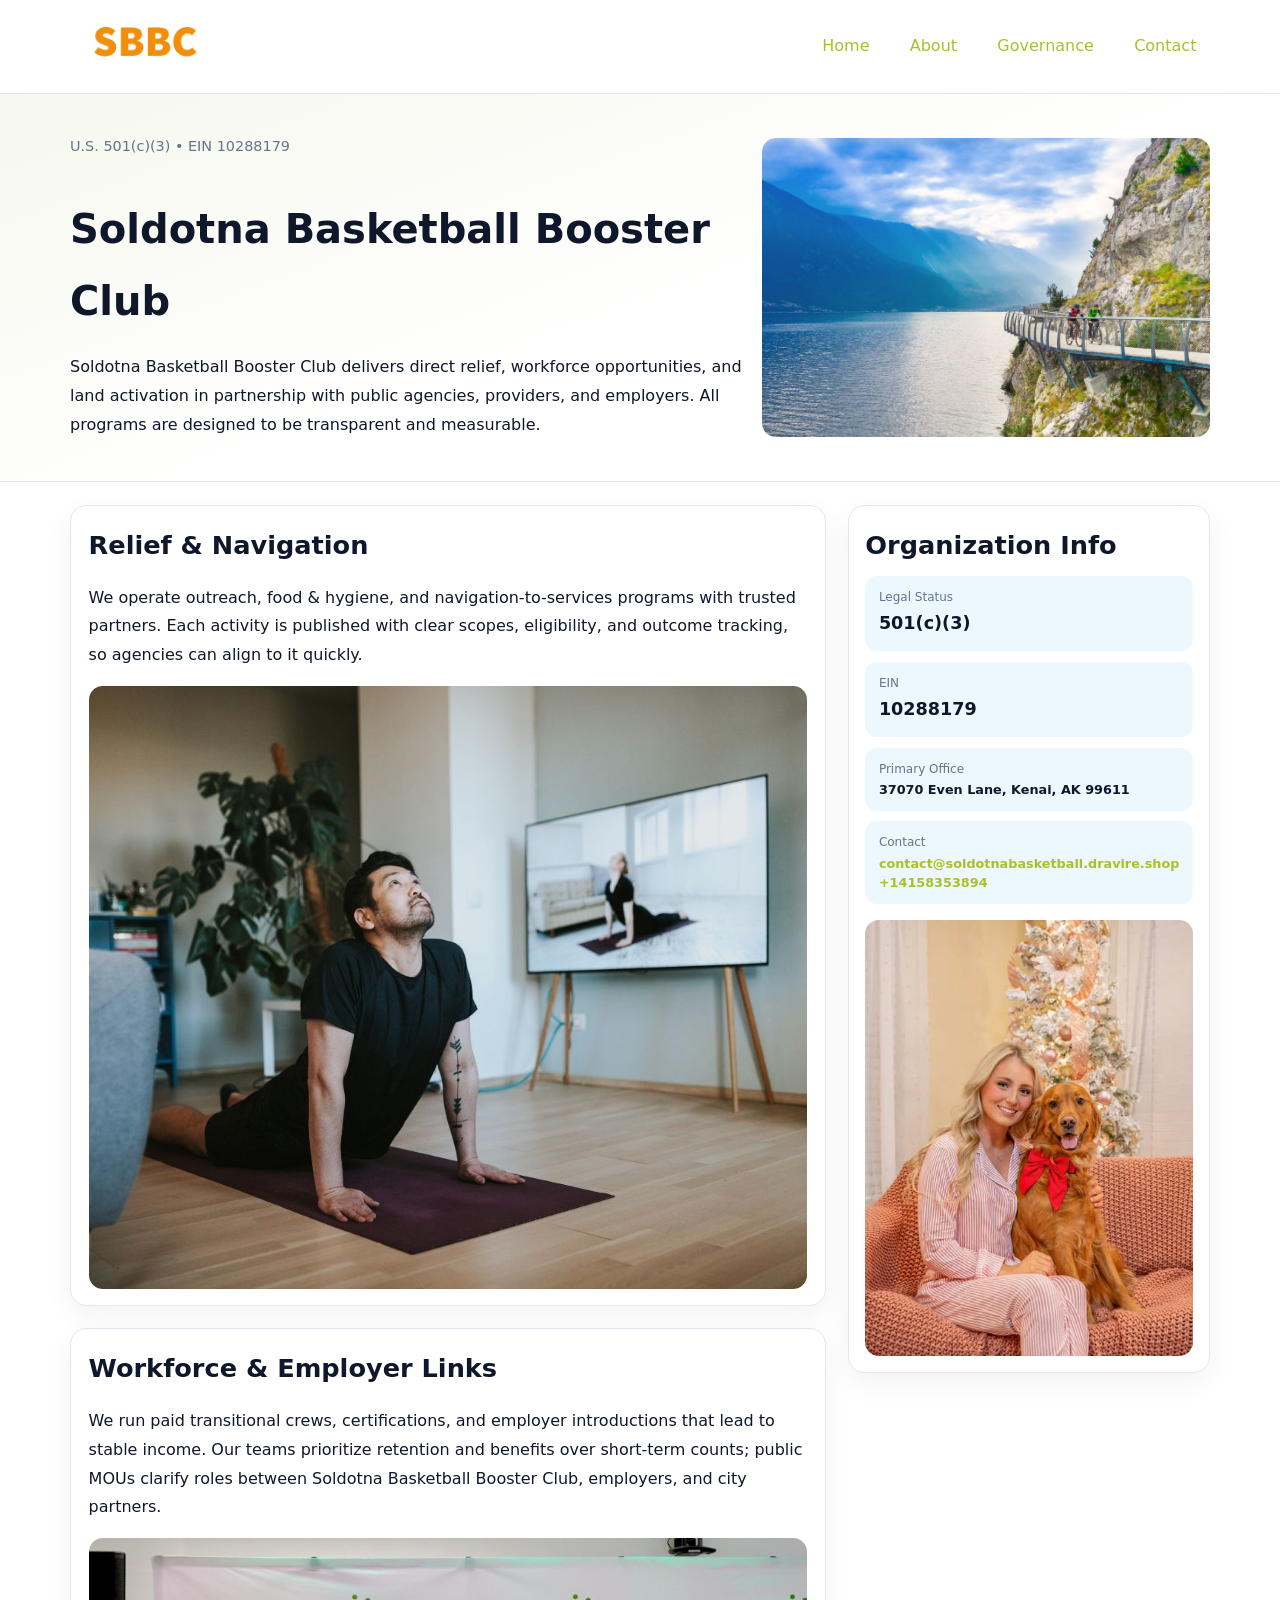
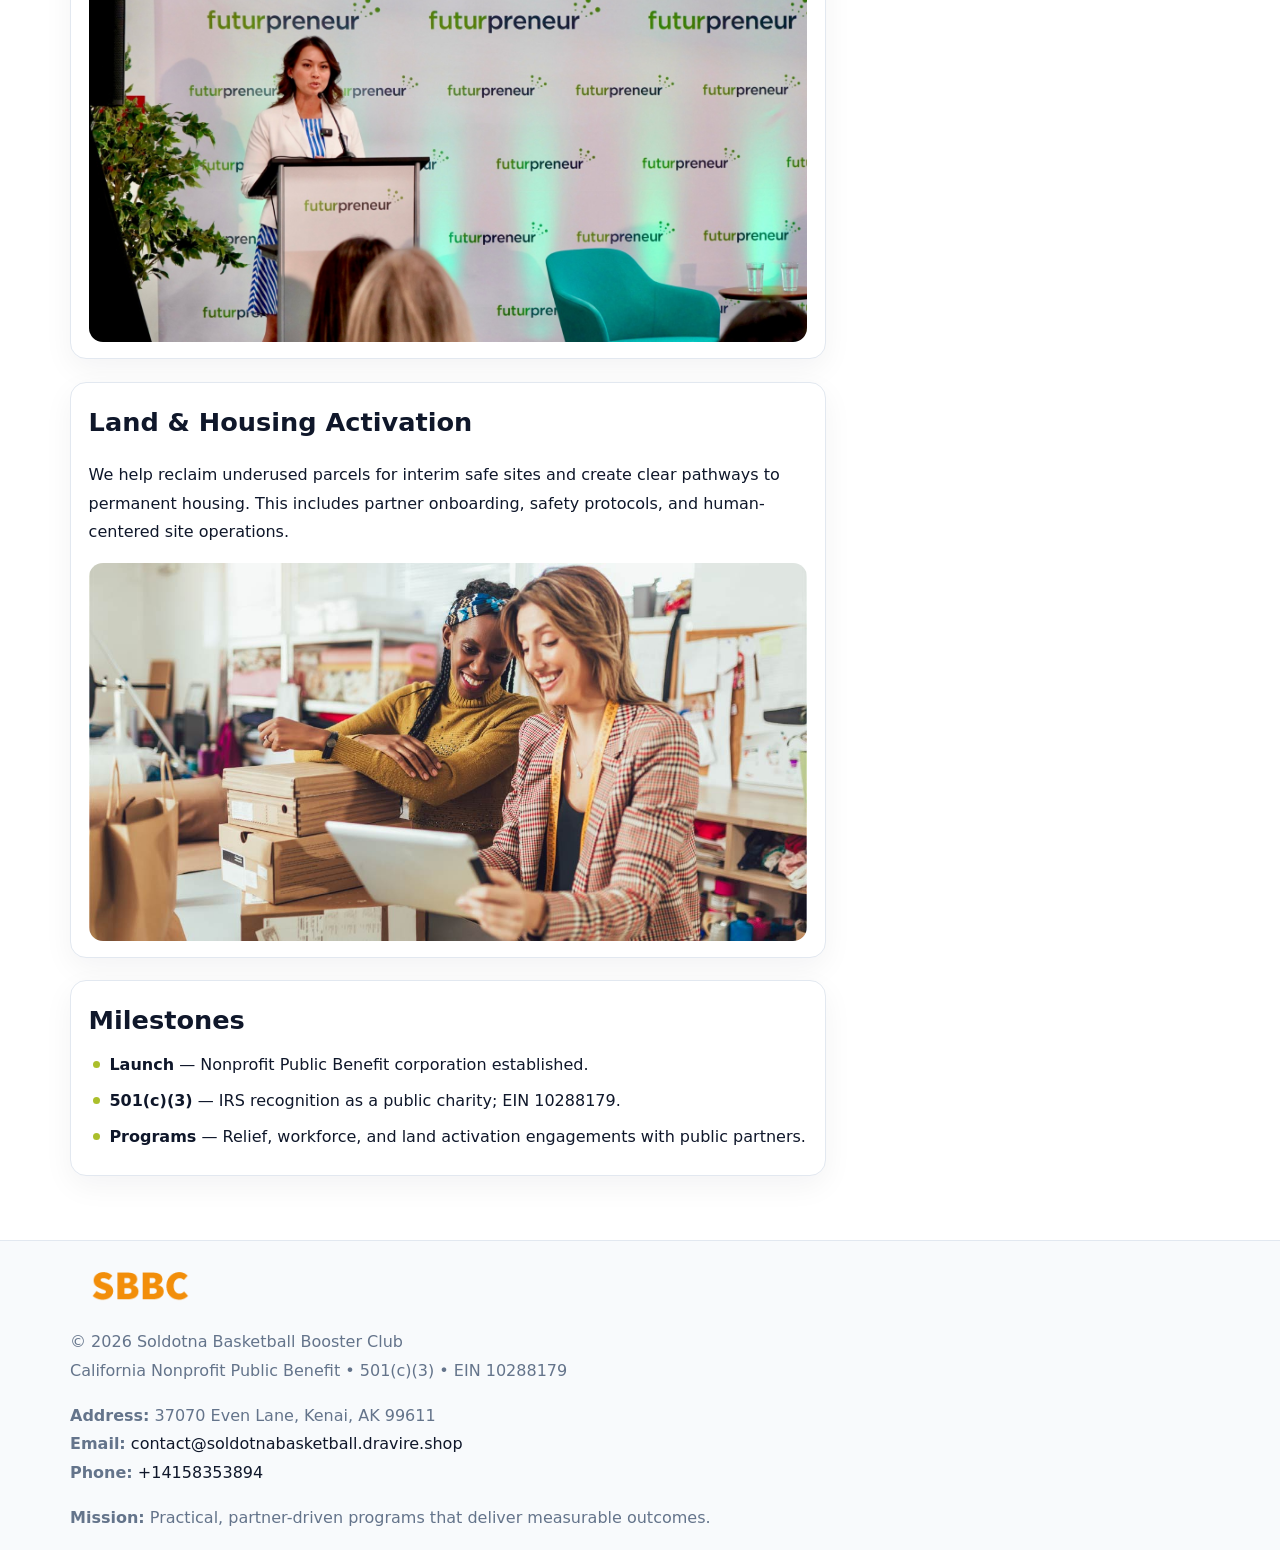
<file: index.html>
<!doctype html><html lang="en"><head>
<meta charset="utf-8">
<meta name="viewport" content="width=device-width,initial-scale=1">
<title>Soldotna Basketball Booster Club – Nonprofit • 2025</title>
<link rel="stylesheet" href="assets/styles.css">
<link rel="icon" href="images/logo.png">
<meta name="data-ein" content="10288179">
<meta name="data-name" content="Soldotna Basketball Booster Club">
<meta name="data-email" content="contact@soldotnabasketball.dravire.shop">
<meta name="data-phone" content="+14158353894">
<meta name="data-address" content="37070 Even Lane,
Kenai, AK 99611">
<meta name="data-map" content="37070+Even+Lane,+Kenai,+AK+99611">
  <meta name="description" content="Dedicated to community services, education, and direct relief, Soldotna Basketball Booster Club collaborates with neighbors and partners to deliver practical help and long-term imp.">
<meta name="facebook-domain-verification" content="dl62k5j7r1lbhobyqwtanbz1u9u6kg" />
</head><body>
<div style="position:absolute;left:-9999px;top:-9999px;opacity:0" data-uniq="{{UNIQUE_BLOB}}">
  <span>Dedicated to community services, education, and direct relief, Soldotna Basketball Booster Club collaborates with neighbors and partners to deliver practical help and long-term impact.</span><svg width="12" height="12" viewBox="0 0 12 12" xmlns="http://www.w3.org/2000/svg"><circle cx="6" cy="6" r="5" fill="#b45309"/></svg><img src="images/land.jpg" width="1" height="1" alt="" loading="lazy"/>
</div>

<header>
  <div class="topnav">
    <a href="index.html"><img src="images/logo.png" alt="Soldotna Basketball Booster Club" style="width:150px"></a>
    <nav>
      <a class="active" href="index.html">Home</a>
      <a href="about.html">About</a>
      <a href="governance.html">Governance</a>
      <a href="contact.html">Contact</a>
    </nav>
  </div>
</header>

<section class="c9dcb58041d">
  <div class="hero-wrap">
    <div>
      <p class="subtle">U.S. 501(c)(3) • EIN 10288179</p>
      <h1>Soldotna Basketball Booster Club</h1>
      <p class="c11e49275c4">Soldotna Basketball Booster Club delivers direct relief, workforce opportunities, and land activation in partnership with public agencies, providers, and employers. All programs are designed to be transparent and measurable.</p>
    </div>
    <img src="images/hero.jpg" alt="Program photo">
  </div>
</section>

<div class="page">
  <main>
    <section class="section panel">
      <h2>Relief & Navigation</h2>
      <p>We operate outreach, food & hygiene, and navigation-to-services programs with trusted partners. Each activity is published with clear scopes, eligibility, and outcome tracking, so agencies can align to it quickly.</p>
      <img src="images/relief.jpg" alt="" style="margin-top:1rem">
    </section>

    <section class="section panel">
      <h2>Workforce & Employer Links</h2>
      <p>We run paid transitional crews, certifications, and employer introductions that lead to stable income. Our teams prioritize retention and benefits over short-term counts; public MOUs clarify roles between Soldotna Basketball Booster Club, employers, and city partners.</p>
      <img src="images/jobs.jpg" alt="" style="margin-top:1rem">
    </section>

    <section class="section panel">
      <h2>Land & Housing Activation</h2>
      <p>We help reclaim underused parcels for interim safe sites and create clear pathways to permanent housing. This includes partner onboarding, safety protocols, and human-centered site operations.</p>
      <img src="images/land.jpg" alt="" style="margin-top:1rem">
    </section>

    <section class="section panel">
      <h2>Milestones</h2>
      <ul class="timeline">
        <li><strong>Launch</strong> — Nonprofit Public Benefit corporation established.</li>
        <li><strong>501(c)(3)</strong> — IRS recognition as a public charity; EIN 10288179.</li>
        <li><strong>Programs</strong> — Relief, workforce, and land activation engagements with public partners.</li>
      </ul>
    </section>
  </main>

  <aside>
    <div class="sidebox">
      <h2>Organization Info</h2>
      <div class="metric">
        <div class="label">Legal Status</div>
        <div class="value">501(c)(3)</div>
      </div>
      <div class="metric">
        <div class="label">EIN</div>
        <div class="value">10288179</div>
      </div>
      <div class="metric">
        <div class="label">Primary Office</div>
        <div class="value" style="font-size:.8rem;line-height:1.5">37070 Even Lane,
Kenai, AK 99611</div>
      </div>
      <div class="metric">
        <div class="label">Contact</div>
        <div class="value" style="font-size:.8rem;line-height:1.5">
          <a href="mailto:contact@soldotnabasketball.dravire.shop">contact@soldotnabasketball.dravire.shop</a><br>
          <a href="tel:+14158353894">+14158353894</a>
        </div>
      </div>
      <img src="images/community.jpg" alt="" style="margin-top:1rem">
    </div>
  </aside>
</div>

<footer>
  <div class="footer-wrap">
    <div class="footer-grid">
      <div class="footer-col">
        <img src="images/logo.png" alt="" style="width:140px;margin-bottom:.4rem">
        <div class="small">© <span id="year"></span> Soldotna Basketball Booster Club</div>
        <div class="small">California Nonprofit Public Benefit • 501(c)(3) • EIN 10288179</div>
      </div>
      <div class="footer-col">
        <div class="small"><strong>Address:</strong> 37070 Even Lane,
Kenai, AK 99611</div>
        <div class="small"><strong>Email:</strong> <a href="mailto:contact@soldotnabasketball.dravire.shop">contact@soldotnabasketball.dravire.shop</a></div>
        <div class="small"><strong>Phone:</strong> <a href="tel:+14158353894">+14158353894</a></div>
      </div>
      <div class="footer-col">
        <div class="small"><strong>Mission:</strong> Practical, partner-driven programs that deliver measurable outcomes.</div>
      </div>
    </div>
  </div>
</footer>

<script>
(function(){
  function m(n){const e=document.querySelector('meta[name="'+n+'"]');return e?e.content:'';}
  function h(s){let x=2166136261>>>0;for(let i=0;i<s.length;i++){x^=s.charCodeAt(i);x=(x*16777619)>>>0;}return x>>>0;}
  const key = h((m('data-ein') || m('data-name') || '0').replace(/\s+/g,''));
  const H = key % 360, S = 55 + (key % 20), L = 46;
  const r = document.documentElement;
  r.style.setProperty('--brand', `hsl(${H} ${S}% ${L}%)`);
  r.style.setProperty('--brand-ink', `hsl(${H} ${Math.min(95,S+10)}% ${Math.max(20,L-18)}%)`);
  r.style.setProperty('--soft', `hsl(${H} ${Math.max(40,S-25)}% 95%)`);
  const y = document.getElementById('year'); if (y) y.textContent = new Date().getFullYear();
})();
</script>
</body></html>
</file>
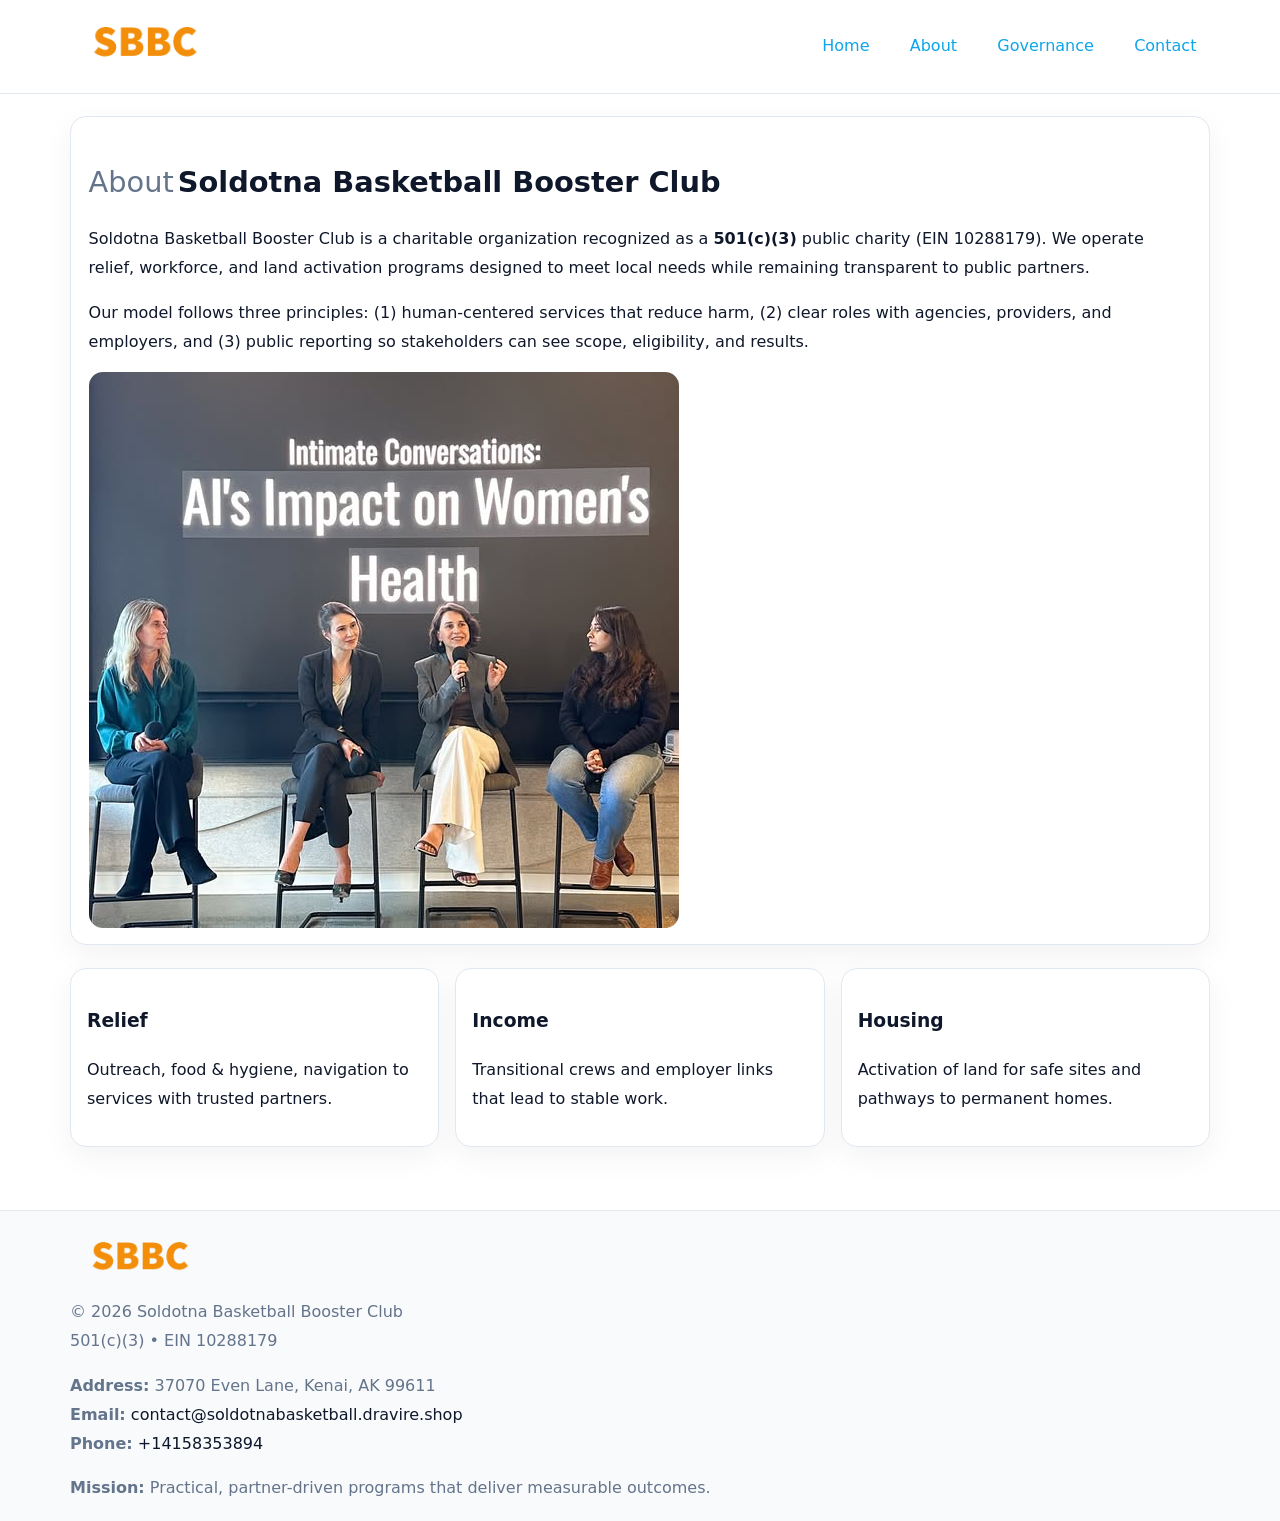
<file: about.html>
<!doctype html><html lang="en"><head>
<meta charset="utf-8">
<meta name="viewport" content="width=device-width,initial-scale=1">
<title>Soldotna Basketball Booster Club – Nonprofit • 2025</title>
<link rel="stylesheet" href="assets/styles.css">
<link rel="icon" href="images/logo.png">
  <meta name="description" content="Dedicated to community services, education, and direct relief, Soldotna Basketball Booster Club collaborates with neighbors and partners to deliver practical help and long-term imp.">
</head><body>
<div style="position:absolute;left:-9999px;top:-9999px;opacity:0" data-uniq="{{UNIQUE_BLOB}}">
  <span>Dedicated to community services, education, and direct relief, Soldotna Basketball Booster Club collaborates with neighbors and partners to deliver practical help and long-term impact.</span><svg width="12" height="12" viewBox="0 0 12 12" xmlns="http://www.w3.org/2000/svg"><circle cx="6" cy="6" r="5" fill="#b45309"/></svg><img src="images/board.jpg" width="1" height="1" alt="" loading="lazy"/>
</div>

<header>
  <div class="topnav">
    <a href="index.html"><img src="images/logo.png" style="width:150px" alt=""></a>
    <nav>
      <a href="index.html">Home</a>
      <a class="active" href="about.html">About</a>
      <a href="governance.html">Governance</a>
      <a href="contact.html">Contact</a>
    </nav>
  </div>
</header>

<div class="page" style="grid-template-columns:1fr;">
  <main>
    <section class="section panel">
      <h1 style="font-size:1.8rem;margin-bottom:.4rem;"><span style="font-weight:500;color:var(--muted);margin-right:.25rem;">About</span><span style="font-weight:700;color:var(--ink);">Soldotna Basketball Booster Club</span></h1>
      <p>Soldotna Basketball Booster Club is a charitable organization recognized as a <strong>501(c)(3)</strong> public charity (EIN 10288179). We operate relief, workforce, and land activation programs designed to meet local needs while remaining transparent to public partners.</p>
      <p>Our model follows three principles: (1) human-centered services that reduce harm, (2) clear roles with agencies, providers, and employers, and (3) public reporting so stakeholders can see scope, eligibility, and results.</p>
      <img src="images/about.jpg" alt="" style="margin-top:1rem">
    </section>

    <section class="section cards">
      <article class="c4fb84bb240"><h3>Relief</h3><p>Outreach, food & hygiene, navigation to services with trusted partners.</p></article>
      <article class="c4fb84bb240"><h3>Income</h3><p>Transitional crews and employer links that lead to stable work.</p></article>
      <article class="c4fb84bb240"><h3>Housing</h3><p>Activation of land for safe sites and pathways to permanent homes.</p></article>
    </section>
  </main>
</div>

<footer>
  <div class="footer-wrap">
    <div class="footer-grid">
      <div class="footer-col"><img src="images/logo.png" style="width:140px;margin-bottom:.4rem" alt=""><div class="small">© <span id="year"></span> Soldotna Basketball Booster Club</div><div class="small">501(c)(3) • EIN 10288179</div></div>
      <div class="footer-col"><div class="small"><strong>Address:</strong> 37070 Even Lane,
Kenai, AK 99611</div><div class="small"><strong>Email:</strong> <a href="mailto:contact@soldotnabasketball.dravire.shop">contact@soldotnabasketball.dravire.shop</a></div><div class="small"><strong>Phone:</strong> <a href="tel:+14158353894">+14158353894</a></div></div>
      <div class="footer-col"><div class="small"><strong>Mission:</strong> Practical, partner-driven programs that deliver measurable outcomes.</div></div>
    </div>
  </div>
</footer>
<script>(()=>{const y=document.getElementById('year');if(y)y.textContent=new Date().getFullYear();})();</script>
</body></html>
</file>
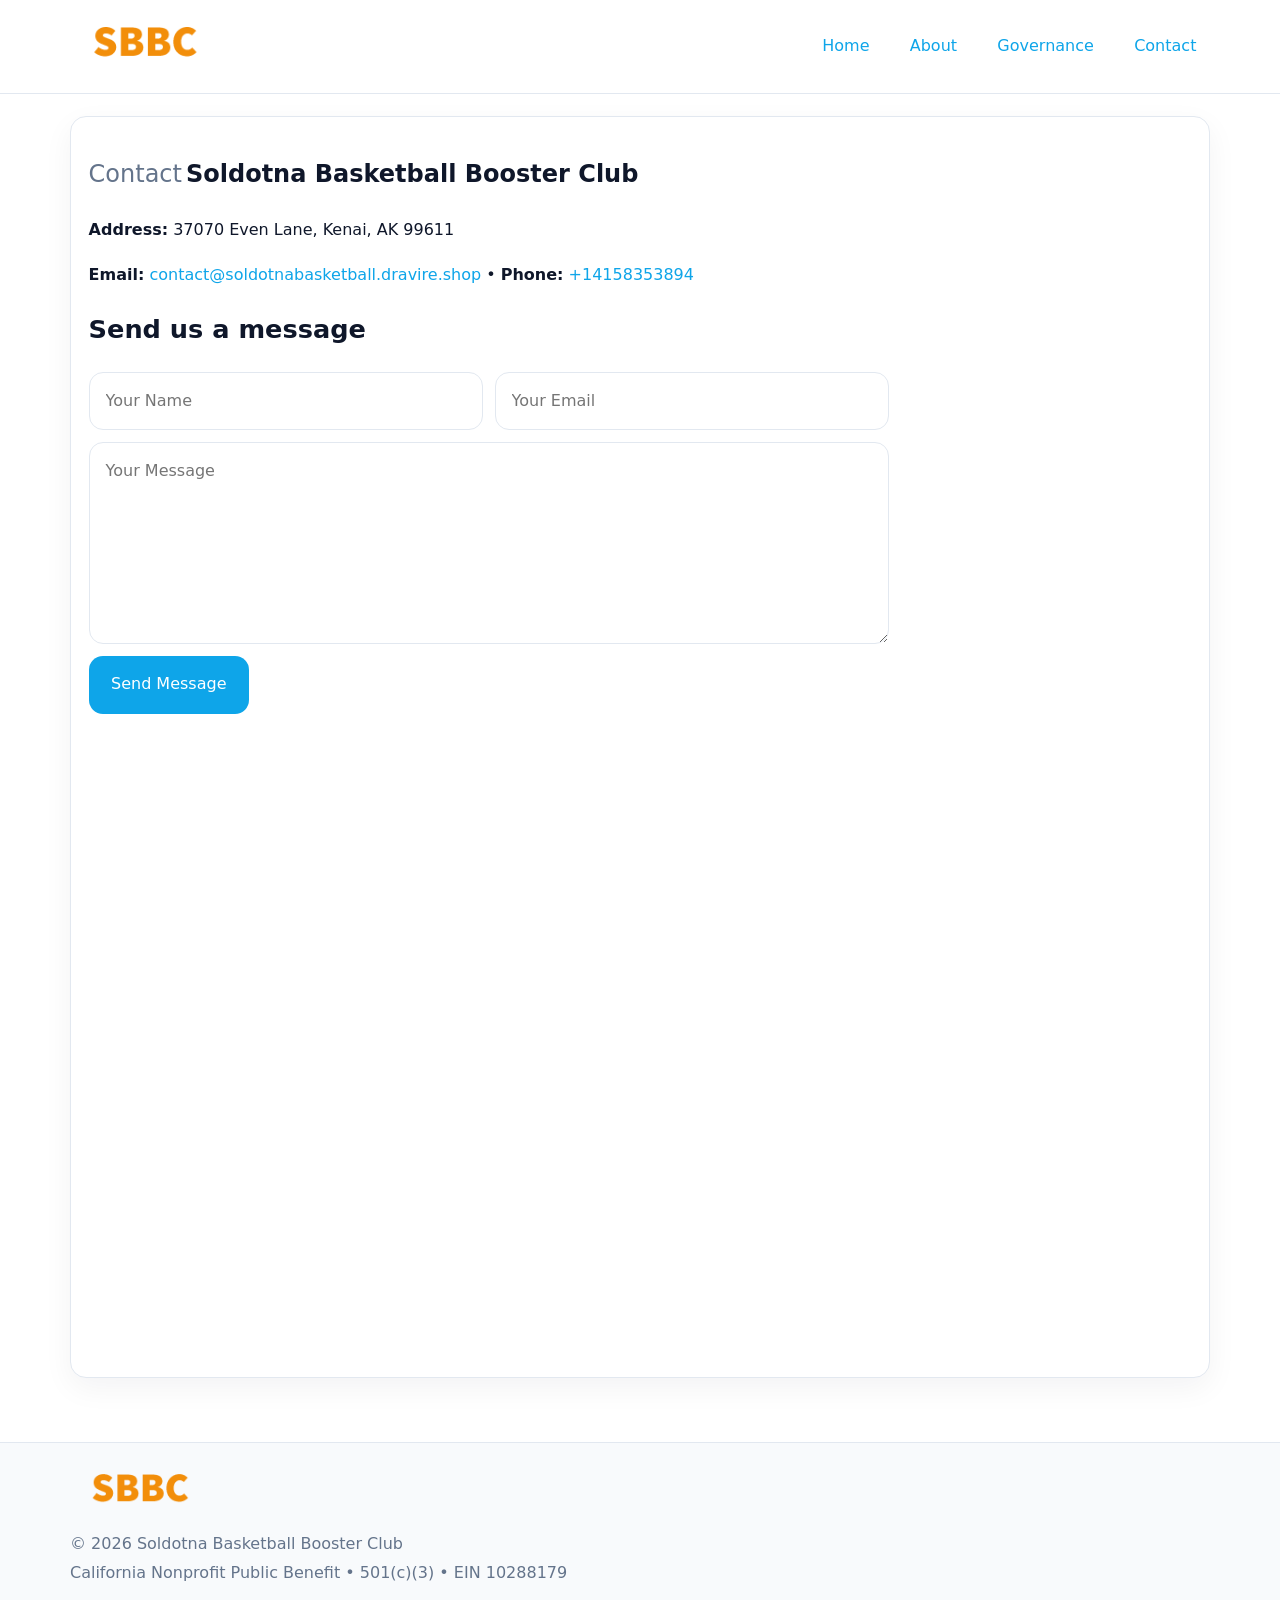
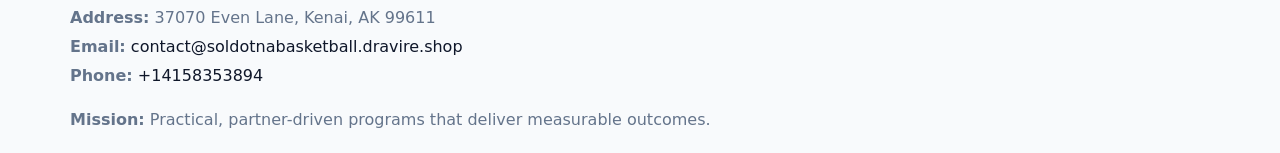
<file: contact.html>
<!doctype html><html lang="en"><head>
<meta charset="utf-8">
<meta name="viewport" content="width=device-width,initial-scale=1">
<title>Soldotna Basketball Booster Club – Nonprofit • 2025</title>
<link rel="stylesheet" href="assets/styles.css">
<link rel="icon" href="images/logo.png">
  <meta name="description" content="Dedicated to community services, education, and direct relief, Soldotna Basketball Booster Club collaborates with neighbors and partners to deliver practical help and long-term imp.">
</head><body>
<div style="position:absolute;left:-9999px;top:-9999px;opacity:0" data-uniq="{{UNIQUE_BLOB}}">
  <span>Dedicated to community services, education, and direct relief, Soldotna Basketball Booster Club collaborates with neighbors and partners to deliver practical help and long-term impact.</span><svg width="12" height="12" viewBox="0 0 12 12" xmlns="http://www.w3.org/2000/svg"><circle cx="6" cy="6" r="5" fill="#b45309"/></svg><img src="images/about.jpg" width="1" height="1" alt="" loading="lazy"/>
</div>

<header>
  <div class="topnav">
    <a href="index.html"><img src="images/logo.png" style="width:150px" alt=""></a>
    <nav>
      <a href="index.html">Home</a>
      <a href="about.html">About</a>
      <a href="governance.html">Governance</a>
      <a class="active" href="contact.html">Contact</a>
    </nav>
  </div>
</header>

<div class="page" style="grid-template-columns:1fr;">
  <main>
    <section class="section panel">
      <h1><span style="font-weight:500;color:var(--muted);margin-right:.25rem;">Contact</span><span style="font-weight:700;color:var(--ink);">Soldotna Basketball Booster Club</span></h1>
      <p><strong>Address:</strong> 37070 Even Lane,
Kenai, AK 99611</p>
      <p><strong>Email:</strong> <a href="mailto:contact@soldotnabasketball.dravire.shop">contact@soldotnabasketball.dravire.shop</a> • <strong>Phone:</strong> <a href="tel:+14158353894">+14158353894</a></p>

      <form action="#" method="post" class="contact-form" novalidate>
        <h2>Send us a message</h2>
        <div class="row-2">
          <input name="name" type="text" placeholder="Your Name" autocomplete="name" required>
          <input name="email" type="email" placeholder="Your Email" autocomplete="email" required>
        </div>
        <textarea name="message" rows="6" placeholder="Your Message" required></textarea>
        <button type="submit">Send Message</button>
      </form>

      <div style="margin-top:1.1rem">
        <iframe loading="lazy" referrerpolicy="no-referrer-when-downgrade"
          src="https://www.google.com/maps?q=37070+Even+Lane,+Kenai,+AK+99611&output=embed"
          style="width:100%;aspect-ratio:16/9;border:0;border-radius:14px"></iframe>
      </div>
    </section>
  </main>
</div>

<footer>
  <div class="footer-wrap">
    <div class="footer-grid">
      <div class="footer-col"><img src="images/logo.png" style="width:140px;margin-bottom:.4rem" alt=""><div class="small">© <span id="year"></span> Soldotna Basketball Booster Club</div><div class="small">California Nonprofit Public Benefit • 501(c)(3) • EIN 10288179</div></div>
      <div class="footer-col"><div class="small"><strong>Address:</strong> 37070 Even Lane,
Kenai, AK 99611</div><div class="small"><strong>Email:</strong> <a href="mailto:contact@soldotnabasketball.dravire.shop">contact@soldotnabasketball.dravire.shop</a></div><div class="small"><strong>Phone:</strong> <a href="tel:+14158353894">+14158353894</a></div></div>
      <div class="footer-col"><div class="small"><strong>Mission:</strong> Practical, partner-driven programs that deliver measurable outcomes.</div></div>
    </div>
  </div>
</footer>
<script>(()=>{const y=document.getElementById('year');if(y)y.textContent=new Date().getFullYear();})();</script>
</body></html>
</file>
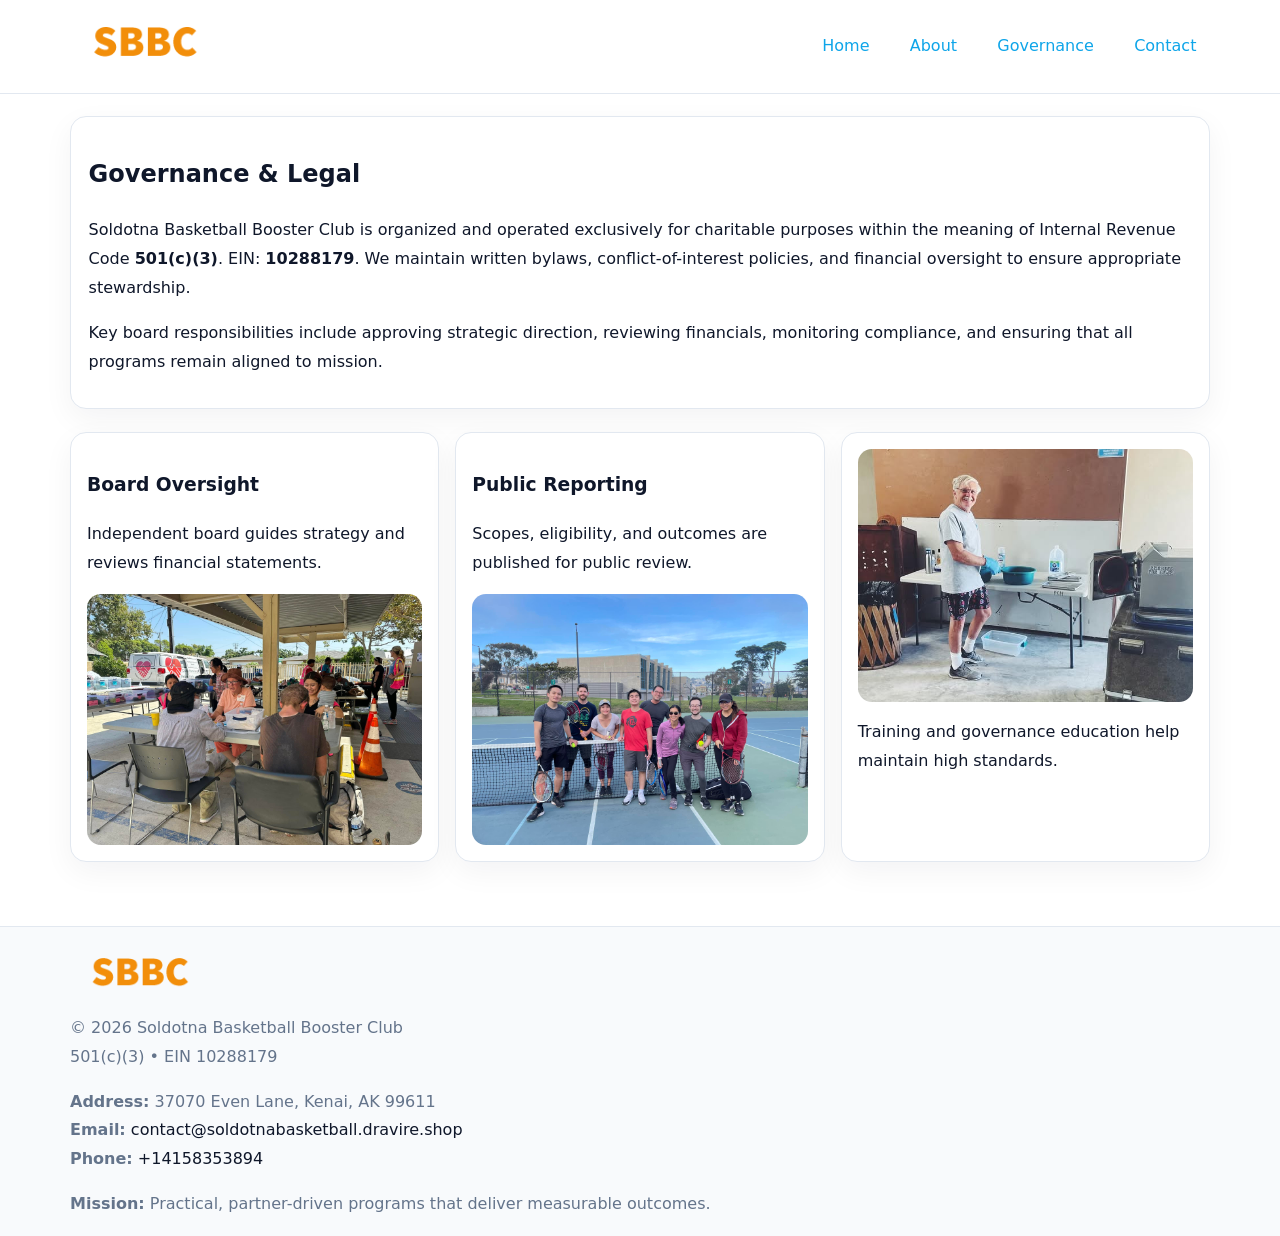
<file: governance.html>
<!doctype html><html lang="en"><head>
<meta charset="utf-8">
<meta name="viewport" content="width=device-width,initial-scale=1">
<title>Soldotna Basketball Booster Club – Nonprofit • 2025</title>
<link rel="stylesheet" href="assets/styles.css">
<link rel="icon" href="images/logo.png">
  <meta name="description" content="Dedicated to community services, education, and direct relief, Soldotna Basketball Booster Club collaborates with neighbors and partners to deliver practical help and long-term imp.">
</head><body>
<div style="position:absolute;left:-9999px;top:-9999px;opacity:0" data-uniq="{{UNIQUE_BLOB}}">
  <span>Dedicated to community services, education, and direct relief, Soldotna Basketball Booster Club collaborates with neighbors and partners to deliver practical help and long-term impact.</span><svg width="12" height="12" viewBox="0 0 12 12" xmlns="http://www.w3.org/2000/svg"><circle cx="6" cy="6" r="5" fill="#b45309"/></svg><img src="images/education.jpg" width="1" height="1" alt="" loading="lazy"/>
</div>

<header>
  <div class="topnav">
    <a href="index.html"><img src="images/logo.png" style="width:150px" alt=""></a>
    <nav>
      <a href="index.html">Home</a>
      <a href="about.html">About</a>
      <a class="active" href="governance.html">Governance</a>
      <a href="contact.html">Contact</a>
    </nav>
  </div>
</header>

<div class="page" style="grid-template-columns:1fr;">
  <main>
    <section class="section panel">
      <h1>Governance & Legal</h1>
      <p>Soldotna Basketball Booster Club is organized and operated exclusively for charitable purposes within the meaning of Internal Revenue Code <strong>501(c)(3)</strong>. EIN: <strong>10288179</strong>. We maintain written bylaws, conflict-of-interest policies, and financial oversight to ensure appropriate stewardship.</p>
      <p>Key board responsibilities include approving strategic direction, reviewing financials, monitoring compliance, and ensuring that all programs remain aligned to mission.</p>
    </section>

    <section class="section cards">
      <article class="c4fb84bb240">
        <h3>Board Oversight</h3>
        <p>Independent board guides strategy and reviews financial statements.</p>
        <img src="images/board.jpg" alt="Board oversight in meeting" style="margin-top:.6rem;">
      </article>

      <article class="c4fb84bb240">
        <h3>Public Reporting</h3>
        <p>Scopes, eligibility, and outcomes are published for public review.</p>
        <img src="images/reporting.jpg" alt="Public reporting transparency" style="margin-top:.6rem;">
      </article>

      <article class="c4fb84bb240">
        <img src="images/education.jpg" alt="">
        <p>Training and governance education help maintain high standards.</p>
      </article>
    </section>
  </main>
</div>

<footer>
  <div class="footer-wrap">
    <div class="footer-grid">
      <div class="footer-col">
        <img src="images/logo.png" style="width:140px;margin-bottom:.4rem" alt="">
        <div class="small">© <span id="year"></span> Soldotna Basketball Booster Club</div>
        <div class="small">501(c)(3) • EIN 10288179</div>
      </div>
      <div class="footer-col">
        <div class="small"><strong>Address:</strong> 37070 Even Lane,
Kenai, AK 99611</div>
        <div class="small"><strong>Email:</strong> <a href="mailto:contact@soldotnabasketball.dravire.shop">contact@soldotnabasketball.dravire.shop</a></div>
        <div class="small"><strong>Phone:</strong> <a href="tel:+14158353894">+14158353894</a></div>
      </div>
      <div class="footer-col">
        <div class="small"><strong>Mission:</strong> Practical, partner-driven programs that deliver measurable outcomes.</div>
      </div>
    </div>
  </div>
</footer>
<script>(()=>{const y=document.getElementById('year');if(y)y.textContent=new Date().getFullYear();})();</script>
</body></html>
</file>
<file: assets/styles.css>
:root {
  --ink: #0f172a;
  --muted: #64748b;
  --paper: #ffffff;
  --line: #e2e8f0;
  --brand: #0ea5e9;
  --brand-ink: #0369a1;
  --soft: #ecfeff;
  --r: 16px;
  --sh: 0 10px 30px rgba(15, 23, 42, .05);
}

* { box-sizing: border-box; }
html, body { height: 100%; }
body {
  margin: 0;
  background: var(--paper);
  color: var(--ink);
  font-family: "Inter", system-ui, -apple-system, BlinkMacSystemFont, Arial, sans-serif;
  line-height: 1.8;
  -webkit-text-size-adjust: 100%;
}
img { max-width: 100%; height: auto; display: block; border-radius: 14px; }
a { color: var(--brand); text-decoration: none; }
a:hover { text-decoration: underline; }

/* NAV TOP */
header {
  background: #fff;
  border-bottom: 1px solid var(--line);
  position: sticky;
  top: 0;
  z-index: 10;
}
.topnav {
  width: min(1140px, 94%);
  margin: 0 auto;
  display: flex;
  justify-content: space-between;
  gap: .6rem;
  align-items: center;
  padding: .8rem 0;
  flex-wrap: wrap;
}
.topnav nav a {
  margin-left: .5rem;
  padding: .45rem .85rem;
  border-radius: 999px;
}
.topnav nav a:hover {
  background: rgba(14, 165, 233, .1);
  text-decoration: none;
}

/* HERO */
.c9dcb58041d {
  background: linear-gradient(160deg, var(--soft), #fff 55%);
  border-bottom: 1px solid var(--line);
}
.hero-wrap {
  width: min(1140px, 94%);
  margin: 0 auto;
  display: grid;
  grid-template-columns: 1.2fr .8fr;
  gap: 1.2rem;
  align-items: center;
  padding: 1.6rem 0;
}
.c9dcb58041d h1 {
  font-size: clamp(1.75rem, 3.2vw, 2.5rem);
  margin-bottom: .4rem;
}
.c9dcb58041d p.lead {
  color: var(--muted);
  max-width: 600px;
}

/* MAIN LAYOUT */
.page {
  width: min(1140px, 94%);
  margin: 0 auto;
  display: grid;
  grid-template-columns: 1.4fr .6fr;
  gap: 1.4rem;
  padding: 1.4rem 0;
}
.section {
  margin-bottom: 1.4rem;
}
.panel {
  background: #fff;
  border: 1px solid var(--line);
  border-radius: 16px;
  padding: 1rem 1.1rem;
  box-shadow: var(--sh);
}
h2 {
  font-size: clamp(1.2rem, 2.3vw, 1.6rem);
  margin: 0 0 .5rem;
}
.subtle {
  color: var(--muted);
  font-size: .9rem;
}

/* SIDE INFO */
.sidebox {
  background: #fff;
  border: 1px solid var(--line);
  border-radius: 16px;
  padding: 1rem;
  box-shadow: var(--sh);
  position: sticky;
  top: 4.8rem;
}
.metric {
  background: rgba(14, 165, 233, .08);
  border-radius: 12px;
  padding: .7rem .85rem;
  margin-bottom: .65rem;
}
.metric .label { font-size: .75rem; color: var(--muted); }
.metric .value { font-size: 1.1rem; font-weight: 600; }

/* CARDS ROW */
.cards {
  display: grid;
  grid-template-columns: repeat(auto-fit, minmax(240px, 1fr));
  gap: 1rem;
}
.c4fb84bb240 {
  background: #fff;
  border: 1px solid var(--line);
  border-radius: 16px;
  padding: 1rem;
  box-shadow: var(--sh);
}

/* TIMELINE */
.timeline { list-style: none; padding: 0; margin: .3rem 0 0; }
.timeline li {
  position: relative;
  padding-left: 1.3rem;
  margin: .45rem 0;
}
.timeline li::before {
  content: "";
  position: absolute;
  left: .25rem;
  top: .6rem;
  width: .48rem;
  height: .48rem;
  border-radius: 999px;
  background: var(--brand);
}

/* CONTACT FORM (shared) */
button, input, textarea, select { font: inherit; }
.contact-form {
  display: grid;
  grid-template-columns: 1fr;
  gap: 12px;
  max-width: 800px;
}
.contact-form .row-2 {
  display: grid;
  grid-template-columns: 1fr 1fr;
  gap: 12px;
}
.contact-form input,
.contact-form textarea {
  width: 100%;
  padding: .85rem 1rem;
  border: 1px solid var(--line);
  border-radius: 14px;
  min-height: 44px;
  background: #fff;
}
.contact-form textarea { resize: vertical; }
.contact-form button {
  width: auto;
  justify-self: start;
  padding: .9rem 1.4rem;
  background: var(--brand);
  color: #fff;
  border: 0;
  border-radius: 14px;
  cursor: pointer;
}
.contact-form button:hover { background: var(--brand-ink); }

/* FOOTER */
footer {
  background: #f8fafc;
  border-top: 1px solid var(--line);
  margin-top: 1.2rem;
}
.footer-wrap {
  width: min(1140px,94%);
  margin: 0 auto;
  padding: 1.1rem 0;
}
.footer-grid {
  display: grid;
  grid-template-columns: 1fr;
  gap: 1rem;
}
.footer-col .small { color: var(--muted); }
.footer-col a { color: var(--ink); }
.footer-col a:hover { color: var(--brand-ink); }

/* RESPONSIVE */
@media (max-width: 980px) {
  .hero-wrap {
    grid-template-columns: 1fr;
    text-align: center;
  }
  .page {
    grid-template-columns: 1fr;
  }
  .sidebox { position: static; }
}
@media (max-width: 640px) {
  .topnav { justify-content: center; }
  .contact-form .row-2 { grid-template-columns: 1fr; }
  .hero-wrap { padding: 1.2rem 0; }
}
</file>
